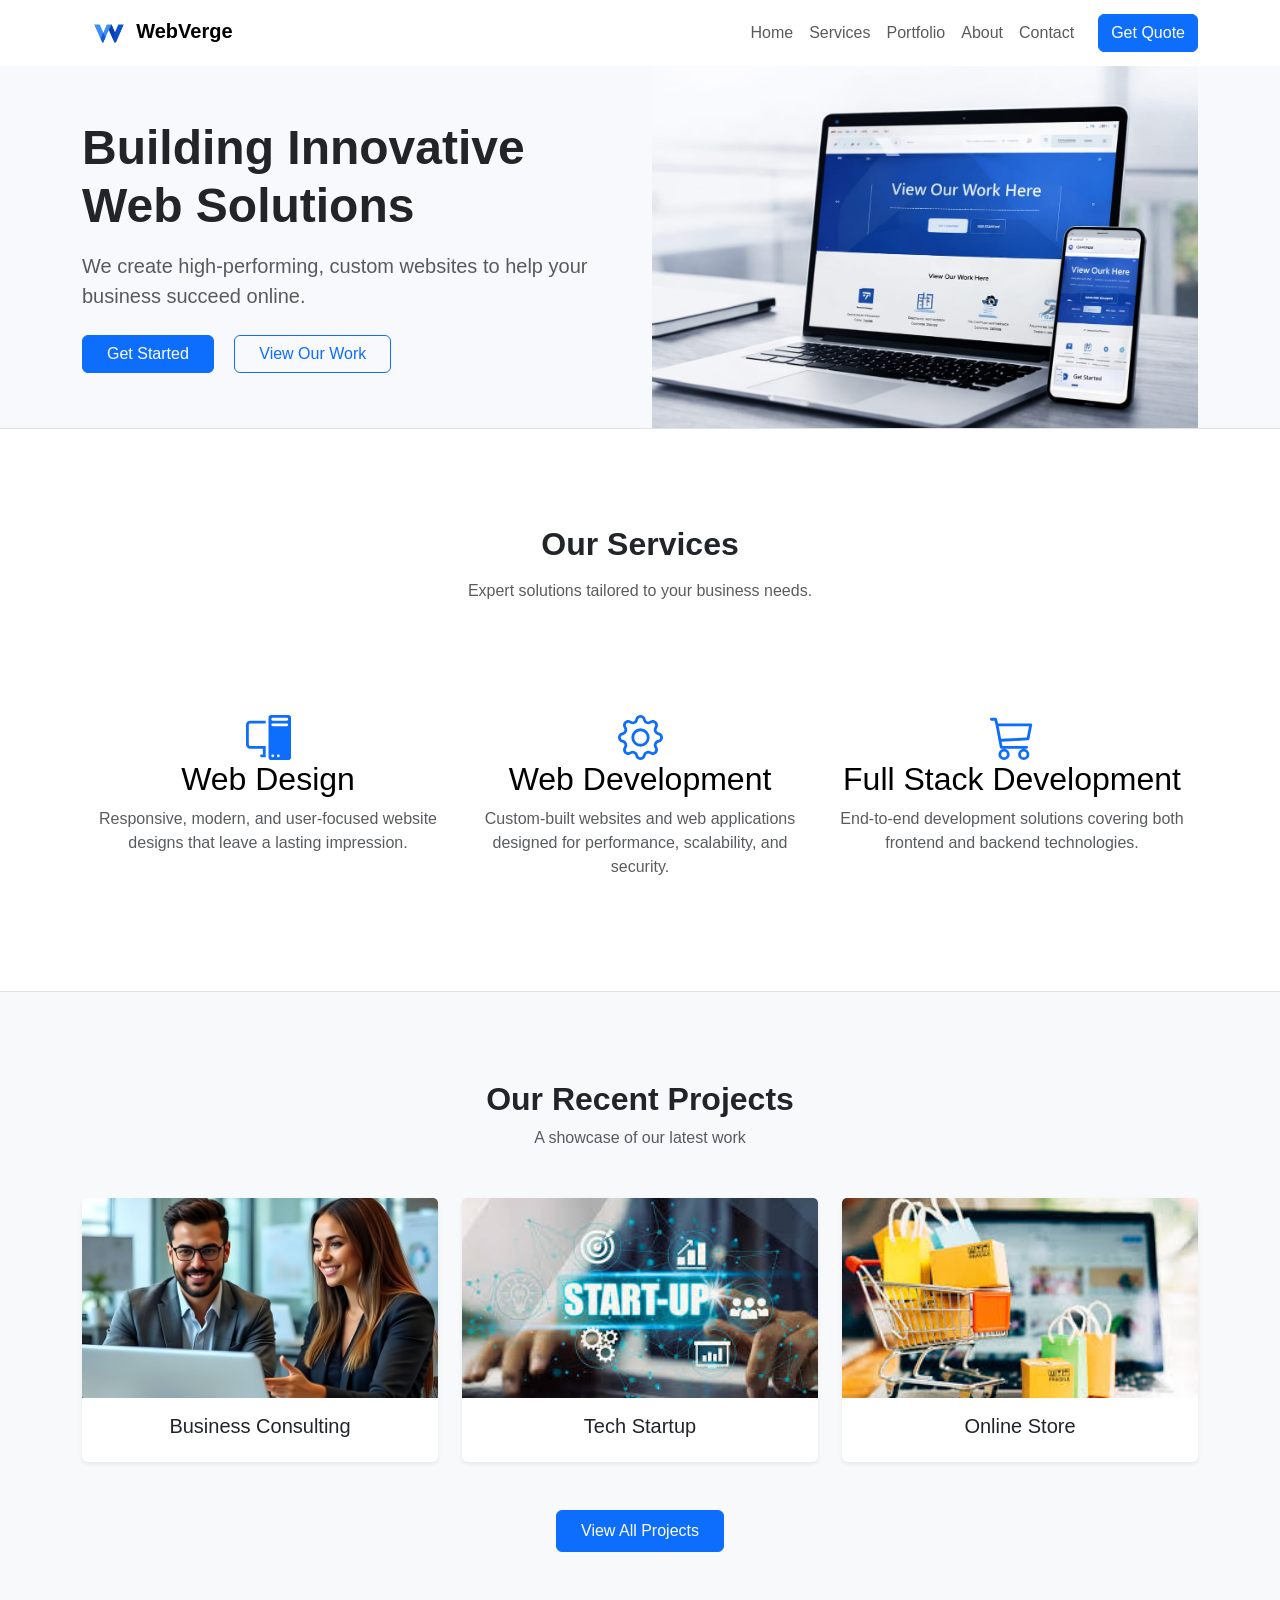
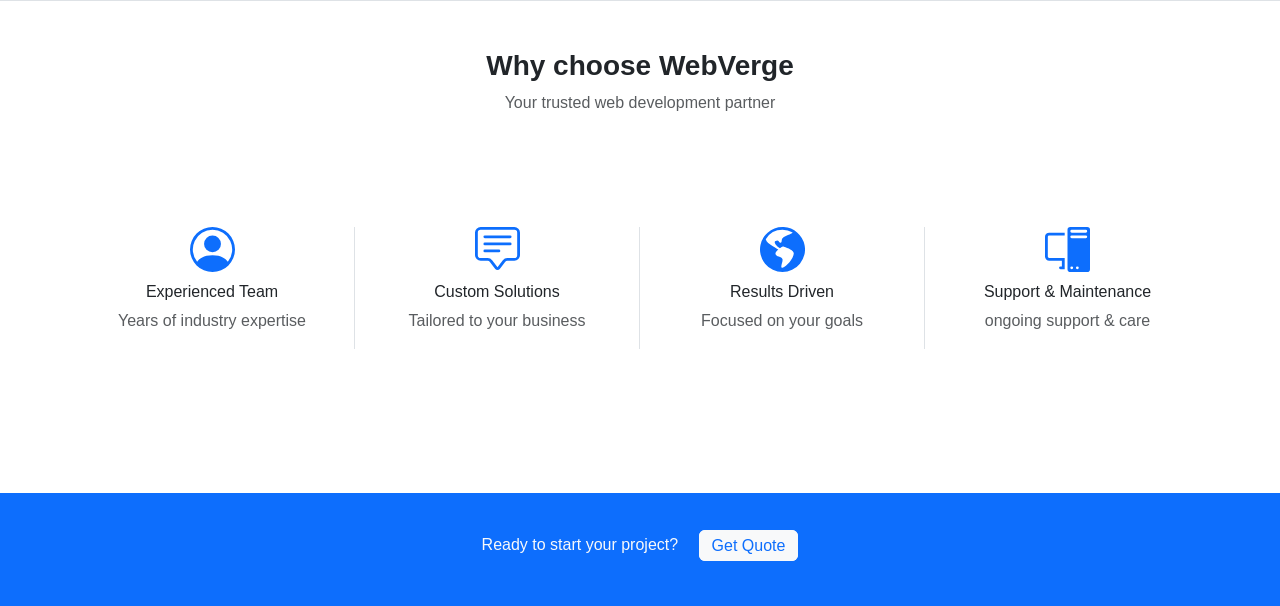
<file: index.html>
<!doctype html>
<html lang="en">

<head>
  <meta charset="UTF-8" />
  <meta name="viewport" content="width=device-width, initial-scale=1.0" />
  <title>WebVerge</title>
  <link href="https://cdn.jsdelivr.net/npm/bootstrap@5.3.8/dist/css/bootstrap.min.css" rel="stylesheet"
    integrity="sha384-sRIl4kxILFvY47J16cr9ZwB07vP4J8+LH7qKQnuqkuIAvNWLzeN8tE5YBujZqJLB" crossorigin="anonymous" />
  <link rel="stylesheet" href="style.css" />
  <link rel="shortcut icon" href="./images/logo.png" type="image/x-icon" />
</head>

<body>
  <section id="navb" class="nav-container">
    <nav class="navbar navbar-expand-lg navbar-light bg-white">
      <div class="container">
        <!-- Logo -->
        <a class="navbar-brand fw-bold" href="#">
          <img src="./images/logo.png" alt="" height="40">WebVerge
        </a>
        <!-- Hamburger Button -->
        <button class="navbar-toggler" type="button" data-bs-toggle="collapse" data-bs-target="#navbarMenu">
          <span class="navbar-toggler-icon"></span>
        </button>
        <!-- Menu -->
        <div class="collapse navbar-collapse" id="navbarMenu">
          <ul class="navbar-nav ms-auto align-items-lg-center">
            <li class="nav-item">
              <a class="nav-link" href="index.html">Home</a>
            </li>
            <li class="nav-item">
              <a class="nav-link" href="services.html">Services</a>
            </li>
            <li class="nav-item">
              <a class="nav-link" href="portfolio.html">Portfolio</a>
            </li>
            <li class="nav-item">
              <a class="nav-link" href="about.html">About</a>
            </li>
            <li class="nav-item">
              <a class="nav-link" href="contact.html">Contact</a>
            </li>
            <li class=" ms-lg-3">
              <a class="btn btn-primary " href="quote.html">Get Quote</a>
            </li>
          </ul>
        </div>
      </div>
    </nav>
  </section>


  <section id="home" class="hero border-bottom pt-4">
    <div class="container spec">
      <div class="row align-items-center">
        <!-- Left Content -->
        <div class="col-lg-6">
          <h1 class="fw-bold">Building Innovative Web Solutions</h1>
          <p class="text-muted lead mt-3">
            We create high-performing, custom websites to help your business succeed online.
          </p>
          <div class="mt-4">
            <a href="quote.html" class="btn btn-primary me-3 px-4">Get Started</a>
            <a href="portfolio.html" class="btn btn-outline-primary px-4">View Our Work</a>
          </div>
        </div>
        <!-- Right Image -->
        <div class="col-lg-6">
          <img src="./images/main.png" class="img-fluid hero-img">
        </div>
      </div>
    </div>
  </section>


  <section id="services" class="border-bottom py-5">
    <div class="container px-4 pt-5" id="featured-3">
      <h2 class="pb-2 text-center fw-bold">Our Services</h2>
      <p class="text-center text-muted">
        Expert solutions tailored to your business needs.
      </p>
      <div class="row g-4 py-5 row-cols-1 row-cols-lg-3 text-center">
        <div class="feature col pt-5 ">
          <div>
            <svg xmlns="http://www.w3.org/2000/svg" height="45" fill="currentColor" class="bi bi-pc-display text-primary"
              viewBox="0 0 16 16">
              <path
                d="M8 1a1 1 0 0 1 1-1h6a1 1 0 0 1 1 1v14a1 1 0 0 1-1 1H9a1 1 0 0 1-1-1zm1 13.5a.5.5 0 1 0 1 0 .5.5 0 0 0-1 0m2 0a.5.5 0 1 0 1 0 .5.5 0 0 0-1 0M9.5 1a.5.5 0 0 0 0 1h5a.5.5 0 0 0 0-1zM9 3.5a.5.5 0 0 0 .5.5h5a.5.5 0 0 0 0-1h-5a.5.5 0 0 0-.5.5M1.5 2A1.5 1.5 0 0 0 0 3.5v7A1.5 1.5 0 0 0 1.5 12H6v2h-.5a.5.5 0 0 0 0 1H7v-4H1.5a.5.5 0 0 1-.5-.5v-7a.5.5 0 0 1 .5-.5H7V2z" />
            </svg>
          </div>
          <h3 class="fs-2 text-body-emphasis">Web Design</h3>
          <p class="text-muted">
            Responsive, modern, and user-focused website designs that leave a lasting impression.
          </p>
        </div>
        <div class="feature col pt-5">
          <div>
            <svg xmlns="http://www.w3.org/2000/svg" height="45" fill="currentColor" class="bi bi-gear text-primary"
              viewBox="0 0 16 16">
              <path
                d="M8 4.754a3.246 3.246 0 1 0 0 6.492 3.246 3.246 0 0 0 0-6.492M5.754 8a2.246 2.246 0 1 1 4.492 0 2.246 2.246 0 0 1-4.492 0" />
              <path
                d="M9.796 1.343c-.527-1.79-3.065-1.79-3.592 0l-.094.319a.873.873 0 0 1-1.255.52l-.292-.16c-1.64-.892-3.433.902-2.54 2.541l.159.292a.873.873 0 0 1-.52 1.255l-.319.094c-1.79.527-1.79 3.065 0 3.592l.319.094a.873.873 0 0 1 .52 1.255l-.16.292c-.892 1.64.901 3.434 2.541 2.54l.292-.159a.873.873 0 0 1 1.255.52l.094.319c.527 1.79 3.065 1.79 3.592 0l.094-.319a.873.873 0 0 1 1.255-.52l.292.16c1.64.893 3.434-.902 2.54-2.541l-.159-.292a.873.873 0 0 1 .52-1.255l.319-.094c1.79-.527 1.79-3.065 0-3.592l-.319-.094a.873.873 0 0 1-.52-1.255l.16-.292c.893-1.64-.902-3.433-2.541-2.54l-.292.159a.873.873 0 0 1-1.255-.52zm-2.633.283c.246-.835 1.428-.835 1.674 0l.094.319a1.873 1.873 0 0 0 2.693 1.115l.291-.16c.764-.415 1.6.42 1.184 1.185l-.159.292a1.873 1.873 0 0 0 1.116 2.692l.318.094c.835.246.835 1.428 0 1.674l-.319.094a1.873 1.873 0 0 0-1.115 2.693l.16.291c.415.764-.42 1.6-1.185 1.184l-.291-.159a1.873 1.873 0 0 0-2.693 1.116l-.094.318c-.246.835-1.428.835-1.674 0l-.094-.319a1.873 1.873 0 0 0-2.692-1.115l-.292.16c-.764.415-1.6-.42-1.184-1.185l.159-.291A1.873 1.873 0 0 0 1.945 8.93l-.319-.094c-.835-.246-.835-1.428 0-1.674l.319-.094A1.873 1.873 0 0 0 3.06 4.377l-.16-.292c-.415-.764.42-1.6 1.185-1.184l.292.159a1.873 1.873 0 0 0 2.692-1.115z" />
            </svg>
          </div>
          <h3 class="fs-2 text-body-emphasis">Web Development</h3>
          <p class="text-muted">
            Custom-built websites and web applications designed for performance, scalability, and security.
          </p>
        </div>
        <div class="feature col pt-5">
          <div>
            <svg xmlns="http://www.w3.org/2000/svg" height="45" fill="currentColor" class="bi bi-cart3 text-primary"
              viewBox="0 0 16 16">
              <path
                d="M0 1.5A.5.5 0 0 1 .5 1H2a.5.5 0 0 1 .485.379L2.89 3H14.5a.5.5 0 0 1 .49.598l-1 5a.5.5 0 0 1-.465.401l-9.397.472L4.415 11H13a.5.5 0 0 1 0 1H4a.5.5 0 0 1-.491-.408L2.01 3.607 1.61 2H.5a.5.5 0 0 1-.5-.5M3.102 4l.84 4.479 9.144-.459L13.89 4zM5 12a2 2 0 1 0 0 4 2 2 0 0 0 0-4m7 0a2 2 0 1 0 0 4 2 2 0 0 0 0-4m-7 1a1 1 0 1 1 0 2 1 1 0 0 1 0-2m7 0a1 1 0 1 1 0 2 1 1 0 0 1 0-2" />
            </svg>
          </div>
          <h3 class="fs-2 text-body-emphasis">Full Stack Development</h3>
          <p class="text-muted">
            End-to-end development solutions covering both frontend and backend technologies.
          </p>
        </div>
      </div>
    </div>
  </section>


  <section id="portfolio" class="projects py-5 text-center border-bottom">
    <div class="container">
      <h2 class="fw-bold">Our Recent Projects</h2>
      <p class="text-muted mb-5">A showcase of our latest work</p>
      <div class="row g-4">
        <!-- Card 1 -->
        <div class="col-md-4">
          <div class="card shadow-sm">
            <img src="./images/img5.png" class="card-img-top" alt="">
            <div class="card-body">
              <h5 class="card-title">Business Consulting</h5>
            </div>
          </div>
        </div>
        <!-- Card 2 -->
        <div class="col-md-4">
          <div class="card shadow-sm">
            <img
              src="[data-uri]"
              class="card-img-top" alt="">
            <div class="card-body">
              <h5 class="card-title">Tech Startup</h5>
            </div>
          </div>
        </div>
        <!-- Card 3 -->
        <div class="col-md-4">
          <div class="card shadow-sm">
            <img
              src="[data-uri]"
              class="card-img-top" alt="">
            <div class="card-body">
              <h5 class="card-title">Online Store</h5>
            </div>
          </div>
        </div>
      </div>
      <div class="mt-5">
        <a href="portfolio.html" class="btn btn-primary px-4 py-2">View All Projects</a>
      </div>
    </div>
  </section>

  <!-- About page -->
  <section id="about">
    <div class="container text-center py-5">
      <h3 class="fw-bold">Why choose WebVerge</h3>
      <p class="text-muted">Your trusted web development partner</p>
      <div class="row row-cols-1 row-cols-lg-4 py-5">
        <div class="col border-end my-5 media">
          <div class="cen"><svg xmlns="http://www.w3.org/2000/svg" height="45" fill="currentColor"
              class="bi bi-person-circle text-primary" viewBox="0 0 16 16">
              <path d="M11 6a3 3 0 1 1-6 0 3 3 0 0 1 6 0" />
              <path fill-rule="evenodd"
                d="M0 8a8 8 0 1 1 16 0A8 8 0 0 1 0 8m8-7a7 7 0 0 0-5.468 11.37C3.242 11.226 4.805 10 8 10s4.757 1.225 5.468 2.37A7 7 0 0 0 8 1" />
            </svg></div>
          <h6>Experienced Team</h4>
            <p class="text-muted">Years of industry expertise</p>
        </div>
        <div class="col border-end my-5">
          <div class="cen"><svg xmlns="http://www.w3.org/2000/svg" height="45" fill="currentColor"
              class="bi bi-chat-square-text text-primary" viewBox="0 0 16 16">
              <path
                d="M14 1a1 1 0 0 1 1 1v8a1 1 0 0 1-1 1h-2.5a2 2 0 0 0-1.6.8L8 14.333 6.1 11.8a2 2 0 0 0-1.6-.8H2a1 1 0 0 1-1-1V2a1 1 0 0 1 1-1zM2 0a2 2 0 0 0-2 2v8a2 2 0 0 0 2 2h2.5a1 1 0 0 1 .8.4l1.9 2.533a1 1 0 0 0 1.6 0l1.9-2.533a1 1 0 0 1 .8-.4H14a2 2 0 0 0 2-2V2a2 2 0 0 0-2-2z" />
              <path
                d="M3 3.5a.5.5 0 0 1 .5-.5h9a.5.5 0 0 1 0 1h-9a.5.5 0 0 1-.5-.5M3 6a.5.5 0 0 1 .5-.5h9a.5.5 0 0 1 0 1h-9A.5.5 0 0 1 3 6m0 2.5a.5.5 0 0 1 .5-.5h5a.5.5 0 0 1 0 1h-5a.5.5 0 0 1-.5-.5" />
            </svg></div>
          <h6>Custom Solutions</h6>
          <p class="text-muted">Tailored to your business</p>
        </div>
        <div class="col border-end my-5">
          <div class="cen"><svg xmlns="http://www.w3.org/2000/svg" height="45" fill="currentColor"
              class="bi bi-globe-americas-fill text-primary" viewBox="0 0 16 16">
              <path fill-rule="evenodd"
                d="m8 0 .412.01A7.97 7.97 0 0 1 13.29 2a8.04 8.04 0 0 1 2.548 4.382 8 8 0 1 1-15.674 0 8 8 0 0 1 1.361-3.078A8 8 0 0 1 2.711 2 7.96 7.96 0 0 1 8 0m0 1a7 7 0 0 0-5.958 3.324C2.497 6.192 6.669 7.827 6.5 8c-.5.5-1.034.884-1 1.5.07 1.248 2.259.774 2.5 2 .202 1.032-1.051 3 0 3 1.5-.5 3.798-3.186 4-5 .138-1.242-2-2-3.5-2.5-.828-.276-1.055.648-1.5.5S4.5 5.5 5.5 5s1 0 1.5.5c1 .5.5-1 1-1.5.838-.838 3.16-1.394 3.605-2.001A6.97 6.97 0 0 0 8 1" />
            </svg></div>
          <h6> Results Driven</h6>
          <p class="text-muted">Focused on your goals</p>
        </div>
        <div class="col my-5">
          <div class="cen"><svg xmlns="http://www.w3.org/2000/svg" height="45" fill="currentColor"
              class="bi bi-pc-display text-primary" viewBox="0 0 16 16">
              <path
                d="M8 1a1 1 0 0 1 1-1h6a1 1 0 0 1 1 1v14a1 1 0 0 1-1 1H9a1 1 0 0 1-1-1zm1 13.5a.5.5 0 1 0 1 0 .5.5 0 0 0-1 0m2 0a.5.5 0 1 0 1 0 .5.5 0 0 0-1 0M9.5 1a.5.5 0 0 0 0 1h5a.5.5 0 0 0 0-1zM9 3.5a.5.5 0 0 0 .5.5h5a.5.5 0 0 0 0-1h-5a.5.5 0 0 0-.5.5M1.5 2A1.5 1.5 0 0 0 0 3.5v7A1.5 1.5 0 0 0 1.5 12H6v2h-.5a.5.5 0 0 0 0 1H7v-4H1.5a.5.5 0 0 1-.5-.5v-7a.5.5 0 0 1 .5-.5H7V2z" />
            </svg></div>
          <h6>Support & Maintenance</h6>
          <p class="text-muted">ongoing support & care</p>
        </div>
      </div>
    </div>
  </section>
  
    <!-- Footer section -->
    <section class="bg-primary">
      <div class="container">
        <footer class="d-flex flex-wrap justify-content-center align-items-center pb-5 ">
          <div class="footer">
            <p class="text-light d-inline me-3">Ready to start your project?</p>
            <a class="text-primary btn btn-light d-inline" href="#">Get Quote</a>
          </div>
        </footer>
      </div>
    </section>

  <script src="https://ajax.googleapis.com/ajax/libs/jquery/3.7.1/jquery.min.js"></script>
  <script src="https://cdn.jsdelivr.net/npm/bootstrap@5.3.8/dist/js/bootstrap.bundle.min.js"
    integrity="sha384-FKyoEForCGlyvwx9Hj09JcYn3nv7wiPVlz7YYwJrWVcXK/BmnVDxM+D2scQbITxI"
    crossorigin="anonymous"></script>
  <script src="index.js"></script>

</body>
</html>
</file>
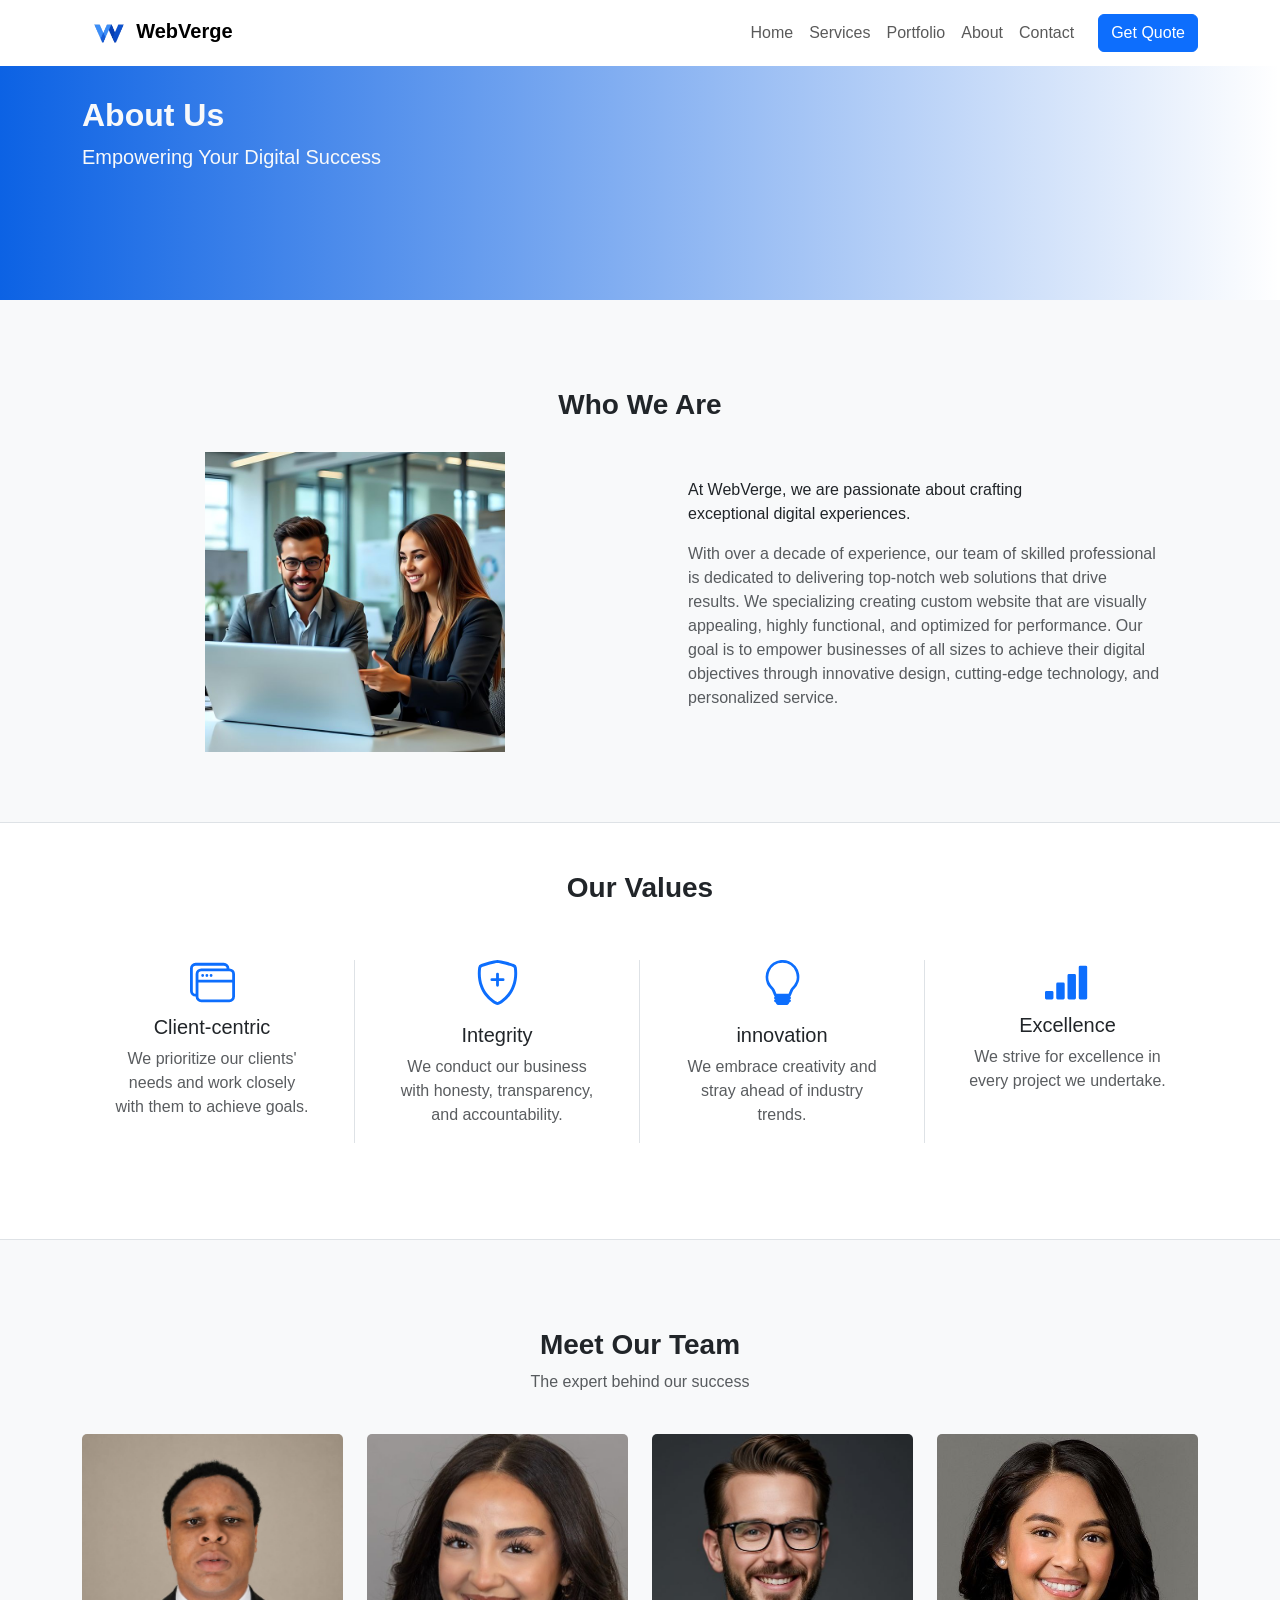
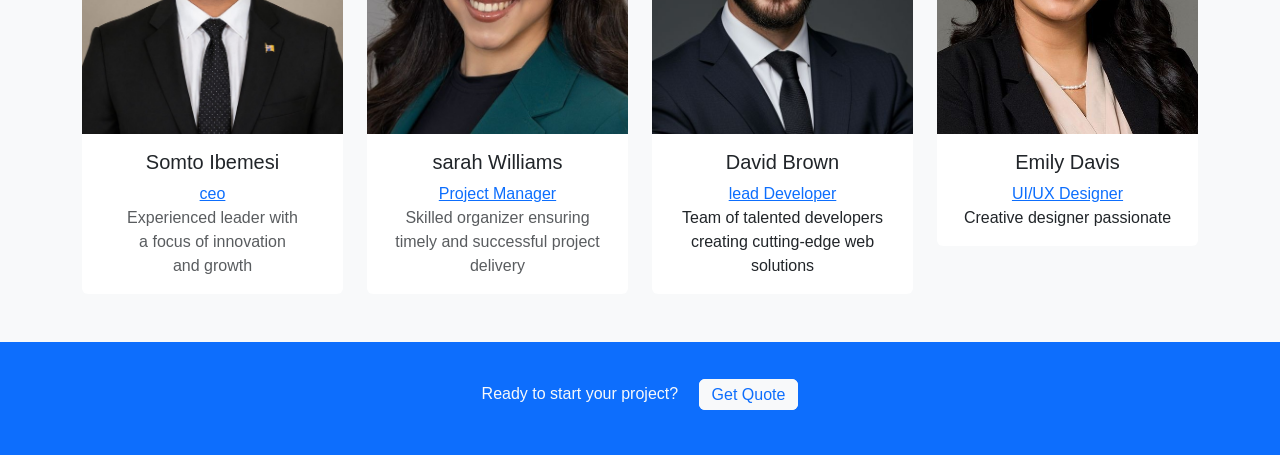
<file: about.html>
<!DOCTYPE html>
<html lang="en">

<head>
  <meta charset="UTF-8">
  <meta name="viewport" content="width=device-width, initial-scale=1.0">
  <title>About WebVerge</title>
  <link href="https://cdn.jsdelivr.net/npm/bootstrap@5.3.8/dist/css/bootstrap.min.css" rel="stylesheet"
    integrity="sha384-sRIl4kxILFvY47J16cr9ZwB07vP4J8+LH7qKQnuqkuIAvNWLzeN8tE5YBujZqJLB" crossorigin="anonymous" />
  <link rel="stylesheet" href="style.css" />
  <link rel="shortcut icon" href="./images/logo.png" type="image/x-icon" />
</head>

<body>
  <section id="navb" class="nav-container">
    <nav class="navbar navbar-expand-lg navbar-light bg-white">
      <div class="container">
        <!-- Logo -->
        <a class="navbar-brand fw-bold" href="#">
          <img src="./images/logo.png" alt="" height="40">WebVerge
        </a>
        <!-- Hamburger Button -->
        <button class="navbar-toggler" type="button" data-bs-toggle="collapse" data-bs-target="#navbarMenu">
          <span class="navbar-toggler-icon"></span>
        </button>
        <!-- Menu -->
        <div class="collapse navbar-collapse" id="navbarMenu">
          <ul class="navbar-nav ms-auto align-items-lg-center">
            <li class="nav-item">
              <a class="nav-link" href="index.html">Home</a>
            </li>
            <li class="nav-item">
              <a class="nav-link" href="services.html">Services</a>
            </li>
            <li class="nav-item">
              <a class="nav-link" href="portfolio.html">Portfolio</a>
            </li>
            <li class="nav-item">
              <a class="nav-link" href="about.html">About</a>
            </li>
            <li class="nav-item">
              <a class="nav-link" href="contact.html">Contact</a>
            </li>
            <li class="ms-lg-3">
              <a class="btn btn-primary" href="quote.html">Get Quote</a>
            </li>
          </ul>
        </div>
      </div>
    </nav>
  </section>

  <section class="grad1 bac">
    <div class="container py-5">
      <div class="row align-items-center py-5">
        <div class="text-light col-lg-6">
          <h2 class="fw-bold">About Us</h2>
          <p class="text-light lead">Empowering Your Digital Success </p>
        </div>
      </div>
    </div>
  </section>

  <section class="py-5 projects border-bottom ">
    <div class="container">
      <h3 class="fw-bold text-center">Who We Are</h3>
      <div class="row align-items-center ">
        <div class="col-lg-6 text-center">
          <img src="./images/img5.png" alt="" class="hero-img" height="300">
        </div>
        <div class="col-lg-6 p-5 ">
          <p>At WebVerge, we are passionate about crafting <br> exceptional digital experiences.</p>
          <p class="text-muted">With over a decade of experience, our team of skilled professional is dedicated to
            delivering top-notch web
            solutions
            that drive results. We specializing creating custom website that are visually appealing, highly functional,
            and optimized for performance. Our goal is to empower businesses of all sizes to achieve their digital
            objectives through innovative design, cutting-edge technology, and personalized service.
          </p>
        </div>
      </div>
    </div>
  </section>

  <section id="about">
    <div class="container text-center py-5">
      <h3 class="fw-bold">Our Values</h3>
      <div class="row row-cols-1 row-cols-lg-4 ">
        <div class="col border-end my-5 media">
          <div class="cen">
            <svg xmlns="http://www.w3.org/2000/svg" height="45" fill="currentColor" class="bi bi-window-stack text-primary"
              viewBox="0 0 16 16">
              <path
                d="M4.5 6a.5.5 0 1 0 0-1 .5.5 0 0 0 0 1M6 6a.5.5 0 1 0 0-1 .5.5 0 0 0 0 1m2-.5a.5.5 0 1 1-1 0 .5.5 0 0 1 1 0" />
              <path
                d="M12 1a2 2 0 0 1 2 2 2 2 0 0 1 2 2v8a2 2 0 0 1-2 2H4a2 2 0 0 1-2-2 2 2 0 0 1-2-2V3a2 2 0 0 1 2-2zM2 12V5a2 2 0 0 1 2-2h9a1 1 0 0 0-1-1H2a1 1 0 0 0-1 1v8a1 1 0 0 0 1 1m1-4v5a1 1 0 0 0 1 1h10a1 1 0 0 0 1-1V8zm12-1V5a1 1 0 0 0-1-1H4a1 1 0 0 0-1 1v2z" />
            </svg>
          </div>
          <h5>Client-centric</h5>
            <p class="text-muted">We prioritize our clients' <br> needs and work closely <br> with them to achieve goals.</p>
        </div>
        <div class="col border-end my-5">
          <div class="cen">
            <svg xmlns="http://www.w3.org/2000/svg" height="45" fill="currentColor" class="mb-2 bi bi-shield-plus text-primary"
              viewBox="0 0 16 16">
              <path
                d="M5.338 1.59a61 61 0 0 0-2.837.856.48.48 0 0 0-.328.39c-.554 4.157.726 7.19 2.253 9.188a10.7 10.7 0 0 0 2.287 2.233c.346.244.652.42.893.533q.18.085.293.118a1 1 0 0 0 .101.025 1 1 0 0 0 .1-.025q.114-.034.294-.118c.24-.113.547-.29.893-.533a10.7 10.7 0 0 0 2.287-2.233c1.527-1.997 2.807-5.031 2.253-9.188a.48.48 0 0 0-.328-.39c-.651-.213-1.75-.56-2.837-.855C9.552 1.29 8.531 1.067 8 1.067c-.53 0-1.552.223-2.662.524zM5.072.56C6.157.265 7.31 0 8 0s1.843.265 2.928.56c1.11.3 2.229.655 2.887.87a1.54 1.54 0 0 1 1.044 1.262c.596 4.477-.787 7.795-2.465 9.99a11.8 11.8 0 0 1-2.517 2.453 7 7 0 0 1-1.048.625c-.28.132-.581.24-.829.24s-.548-.108-.829-.24a7 7 0 0 1-1.048-.625 11.8 11.8 0 0 1-2.517-2.453C1.928 10.487.545 7.169 1.141 2.692A1.54 1.54 0 0 1 2.185 1.43 63 63 0 0 1 5.072.56" />
              <path
                d="M8 4.5a.5.5 0 0 1 .5.5v1.5H10a.5.5 0 0 1 0 1H8.5V9a.5.5 0 0 1-1 0V7.5H6a.5.5 0 0 1 0-1h1.5V5a.5.5 0 0 1 .5-.5" />
            </svg>
          </div>
          <h5>Integrity</h5>
          <p class="text-muted">We conduct our business <br> with honesty, transparency, <br> and accountability.</p>
        </div>
        <div class="col border-end my-5">
          <div class="cen">
            <svg xmlns="http://www.w3.org/2000/svg" height="45" fill="currentColor" class=" mb-2 bi bi-lightbulb text-primary"
              viewBox="0 0 16 16">
              <path
                d="M2 6a6 6 0 1 1 10.174 4.31c-.203.196-.359.4-.453.619l-.762 1.769A.5.5 0 0 1 10.5 13a.5.5 0 0 1 0 1 .5.5 0 0 1 0 1l-.224.447a1 1 0 0 1-.894.553H6.618a1 1 0 0 1-.894-.553L5.5 15a.5.5 0 0 1 0-1 .5.5 0 0 1 0-1 .5.5 0 0 1-.46-.302l-.761-1.77a2 2 0 0 0-.453-.618A5.98 5.98 0 0 1 2 6m6-5a5 5 0 0 0-3.479 8.592c.263.254.514.564.676.941L5.83 12h4.342l.632-1.467c.162-.377.413-.687.676-.941A5 5 0 0 0 8 1" />
            </svg>
          </div>
          <h5>innovation</h5>
          <p class="text-muted">We embrace creativity and <br> stray ahead of industry <br>trends.</p>
        </div>
        <div class="col my-5">
          <div class="cen">
            <svg xmlns="http://www.w3.org/2000/svg" height="45" fill="currentColor" class="mb-2 bi bi-reception-4 text-primary"
              viewBox="0 0 16 16">
              <path
                d="M0 11.5a.5.5 0 0 1 .5-.5h2a.5.5 0 0 1 .5.5v2a.5.5 0 0 1-.5.5h-2a.5.5 0 0 1-.5-.5zm4-3a.5.5 0 0 1 .5-.5h2a.5.5 0 0 1 .5.5v5a.5.5 0 0 1-.5.5h-2a.5.5 0 0 1-.5-.5zm4-3a.5.5 0 0 1 .5-.5h2a.5.5 0 0 1 .5.5v8a.5.5 0 0 1-.5.5h-2a.5.5 0 0 1-.5-.5zm4-3a.5.5 0 0 1 .5-.5h2a.5.5 0 0 1 .5.5v11a.5.5 0 0 1-.5.5h-2a.5.5 0 0 1-.5-.5z" />
            </svg>
            <h5>Excellence</h5>
            <p class="text-muted">We strive for excellence in <br> every project we undertake. </p>
          </div>
        </div>
      </div>
    </div>
    </section>

    <section class="projects border-top py-5 fit">
      <div class="container text-center">
        <h3 class="fw-bold">Meet Our Team</h3>
        <p class="text-muted">The expert behind our success</p>
        <div class="row g-4 mt-3">
          <!-- Card 1 -->
          <div class="col-lg-3">
            <div class="card ">
              <img src="./images/ceo.png" class="card-img-top" alt="the ceo">
              <div class="card-body">
                <h5>Somto Ibemesi</h5>
                <a href="">ceo</a>
                <p class="card-text text-muted">Experienced leader with <br> a focus of innovation <br> and growth</p>
              </div>
            </div>
          </div>
          <!-- Card 2 -->
          <div class="col-lg-3">
            <div class="card">
              <img src="./images/card2.png" class="card-img-top" alt="...">
              <div class="card-body">
                <h5>sarah Williams</h5>
                <a href="">Project Manager</a>
                <p class="card-text text-muted">Skilled organizer ensuring <br> timely and successful project <br> delivery</p>
              </div>
            </div>
          </div>
          <!-- Card 3 -->
          <div class="col-lg-3">
            <div class="card">
              <img src="./images/card3.png" class="card-img-top" alt="...">
              <div class="card-body">
                <h5>David Brown</h5>
                <a href="">lead Developer</a>
                <p class="card-text">Team of talented developers <br> creating cutting-edge web <br> solutions
                </p>
              </div>
            </div>
          </div>
          <div class="col-lg-3">
            <div class="card">
              <img src="./images/card4.png" class="card-img-top" alt="...">
              <div class="card-body">
                <h5>Emily Davis</h5>
                <a href="">UI/UX Designer</a>
                <p class="card-text">Creative designer passionate <br> </p>
              </div>
            </div>
          </div>
        </div>
    </section>
    
    
    
      <!-- Footer section -->
      <section class="bg-primary">
        <div class="container">
          <footer class="d-flex flex-wrap justify-content-center align-items-center pb-5 ">
            <div class="footer">
              <p class="text-light d-inline me-3">Ready to start your project?</p>
              <a class="text-primary btn btn-light d-inline" href="#">Get Quote</a>
            </div>
          </footer>
        </div>
      </section>

    <script src="https://cdn.jsdelivr.net/npm/bootstrap@5.3.8/dist/js/bootstrap.bundle.min.js"
      integrity="sha384-FKyoEForCGlyvwx9Hj09JcYn3nv7wiPVlz7YYwJrWVcXK/BmnVDxM+D2scQbITxI"
      crossorigin="anonymous"></script>
    <script src="https://ajax.googleapis.com/ajax/libs/jquery/3.7.1/jquery.min.js"></script>
    <script src="index.js"></script>
</body>

</html>
</file>
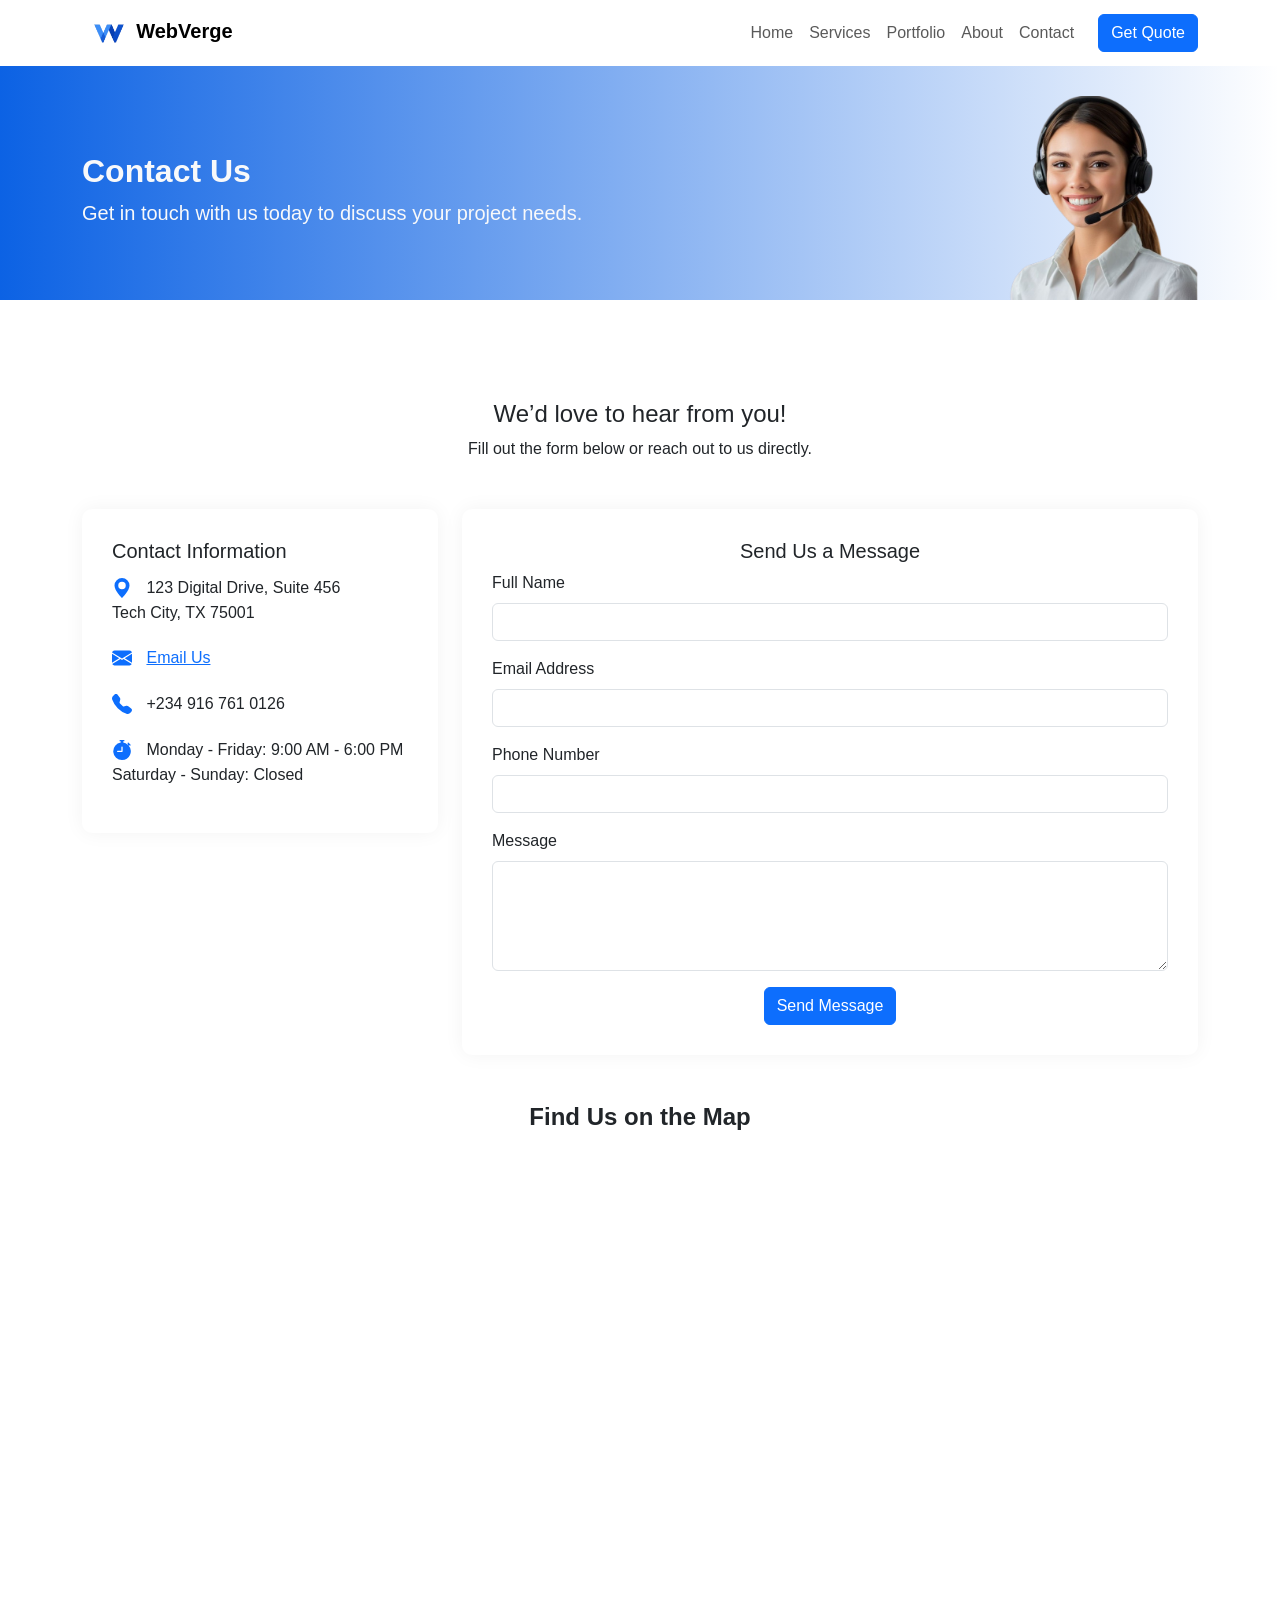
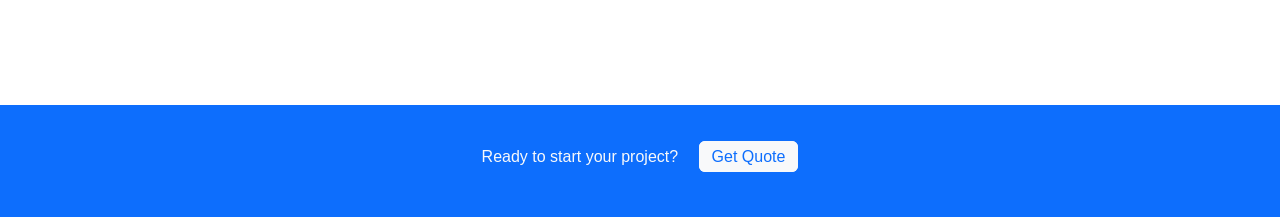
<file: contact.html>
<!DOCTYPE html>
<html lang="en">

<head>
    <meta charset="UTF-8">
    <meta name="viewport" content="width=device-width, initial-scale=1.0">
    <title>WebVerge contact page</title>
    <link href="https://cdn.jsdelivr.net/npm/bootstrap@5.3.8/dist/css/bootstrap.min.css" rel="stylesheet"
        integrity="sha384-sRIl4kxILFvY47J16cr9ZwB07vP4J8+LH7qKQnuqkuIAvNWLzeN8tE5YBujZqJLB" crossorigin="anonymous" />
    <link rel="stylesheet" href="style.css" />
    <link rel="shortcut icon" href="./images/logo.png" type="image/x-icon" />
</head>

<body>

    <section id="navb" class="nav-container">
        <nav class="navbar navbar-expand-lg navbar-light bg-white">
            <div class="container">
                <!-- Logo -->
                <a class="navbar-brand fw-bold" href="#">
                    <img src="./images/logo.png" alt="" height="40">WebVerge
                </a>
                <!-- Hamburger Button -->
                <button class="navbar-toggler" type="button" data-bs-toggle="collapse" data-bs-target="#navbarMenu">
                    <span class="navbar-toggler-icon"></span>
                </button>
                <!-- Menu -->
                <div class="collapse navbar-collapse" id="navbarMenu">
                    <ul class="navbar-nav ms-auto align-items-lg-center">
                        <li class="nav-item">
                            <a class="nav-link" href="index.html">Home</a>
                        </li>
                        <li class="nav-item">
                            <a class="nav-link" href="services.html">Services</a>
                        </li>
                        <li class="nav-item">
                            <a class="nav-link" href="portfolio.html">Portfolio</a>
                        </li>
                        <li class="nav-item">
                            <a class="nav-link" href="about.html">About</a>
                        </li>
                        <li class="nav-item">
                            <a class="nav-link" href="contact.html">Contact</a>
                        </li>
                        <li class=" ms-lg-3">
                            <a class="btn btn-primary " href="quote.html">Get Quote</a>
                        </li>
                    </ul>
                </div>
            </div>
        </nav>
    </section>



    <section class="grad1 bac">
        <div class="container pt-5">
            <div class="row align-items-center pt-5">
                <div class="col text-light col-lg-6 ">
                    <h2 class=" fw-bold">Contact Us</h2>
                    <p class="text-light lead">Get in touch with us today to discuss your project needs. </p>
                </div>
                <div class="col col-lg-6 image"><img src="./images/contact.png" alt="" height="204px"></div>
            </div>
        </div>
    </section>

    <section class="contact-section">
        <div class="container">
            <div class="text-center mb-5">
                <h4>We’d love to hear from you!</h4>
                <p>Fill out the form below or reach out to us directly.</p>
            </div>
            <div class="row">
                <!-- LEFT SIDE -->
                <div class="col-md-4">
                    <div class="contact-card mb-4">
                        <h5>Contact Information</h5>
                        <p><span class="icon"><svg xmlns="http://www.w3.org/2000/svg" height="20" fill="currentColor"
                                    class="bi bi-geo-alt-fill" viewBox="0 0 16 16">
                                    <path
                                        d="M8 16s6-5.686 6-10A6 6 0 0 0 2 6c0 4.314 6 10 6 10m0-7a3 3 0 1 1 0-6 3 3 0 0 1 0 6" />
                                </svg></span> 123 Digital Drive, Suite 456<br>Tech City, TX 75001</p>
                        <p><span class="icon"><svg xmlns="http://www.w3.org/2000/svg" height="20" fill="currentColor"
                                    class="bi bi-envelope-fill" viewBox="0 0 16 16">
                                    <path
                                        d="M.05 3.555A2 2 0 0 1 2 2h12a2 2 0 0 1 1.95 1.555L8 8.414zM0 4.697v7.104l5.803-3.558zM6.761 8.83l-6.57 4.027A2 2 0 0 0 2 14h12a2 2 0 0 0 1.808-1.144l-6.57-4.027L8 9.586zm3.436-.586L16 11.801V4.697z" />
                                </svg></span> <a
                                href="https://mail.google.com/mail/?view=cm&fs=1&to=webverge01@gmail.com">
                                Email Us
                            </a>
                        </p>
                        <p><span class="icon"><svg xmlns="http://www.w3.org/2000/svg" height="20" fill="currentColor"
                                    class="bi bi-telephone-fill" viewBox="0 0 16 16">
                                    <path fill-rule="evenodd"
                                        d="M1.885.511a1.745 1.745 0 0 1 2.61.163L6.29 2.98c.329.423.445.974.315 1.494l-.547 2.19a.68.68 0 0 0 .178.643l2.457 2.457a.68.68 0 0 0 .644.178l2.189-.547a1.75 1.75 0 0 1 1.494.315l2.306 1.794c.829.645.905 1.87.163 2.611l-1.034 1.034c-.74.74-1.846 1.065-2.877.702a18.6 18.6 0 0 1-7.01-4.42 18.6 18.6 0 0 1-4.42-7.009c-.362-1.03-.037-2.137.703-2.877z" />
                                </svg></span> +234 916 761 0126</p>
                        <p><span class="icon"><svg xmlns="http://www.w3.org/2000/svg" height="20" fill="currentColor"
                                    class="bi bi-stopwatch-fill" viewBox="0 0 16 16">
                                    <path
                                        d="M6.5 0a.5.5 0 0 0 0 1H7v1.07A7.001 7.001 0 0 0 8 16a7 7 0 0 0 5.29-11.584l.013-.012.354-.354.353.354a.5.5 0 1 0 .707-.707l-1.414-1.415a.5.5 0 1 0-.707.707l.354.354-.354.354-.012.012A6.97 6.97 0 0 0 9 2.071V1h.5a.5.5 0 0 0 0-1zm2 5.6V9a.5.5 0 0 1-.5.5H4.5a.5.5 0 0 1 0-1h3V5.6a.5.5 0 1 1 1 0" />
                                </svg></span>
                            Monday - Friday: 9:00 AM - 6:00 PM<br>
                            Saturday - Sunday: Closed
                        </p>
                    </div>
                </div><!-- RIGHT SIDE -->
                <div class="col-md-8">
                    <div class="contact-card">
                        <h5 class="text-center">Send Us a Message</h5>
                        <form id="contactForm">
                            <div class="mb-3">
                                <label class="form-label">Full Name</label>
                                <input type="text" class="form-control" id="name">
                            </div>
                            <div class="mb-3">
                                <label class="form-label">Email Address</label>
                                <input type="email" class="form-control" id="email">
                            </div>
                            <div class="mb-3">
                                <label class="form-label">Phone Number</label>
                                <input type="text" class="form-control" id="phone">
                            </div>
                            <div class="mb-3">
                                <label class="form-label">Message</label>
                                <textarea class="form-control" rows="4" id="message"></textarea>
                            </div>
                            <div class="text-center">
                                <button type="submit" class="btn btn-primary buff">
                                    Send Message
                                </button>
                            </div>
                        </form>
                    </div>
                </div>
            </div>
            <div>
                <h4 class="fw-bold text-center p-5">Find Us on the Map</h4>
                <iframe
                    src="https://www.google.com/maps/embed?pb=!1m14!1m12!1m3!1d7933.755224197635!2d6.833469699999994!3d6.147135600000007!2m3!1f0!2f0!3f0!3m2!1i1024!2i768!4f13.1!5e0!3m2!1sen!2sng!4v1776686959523!5m2!1sen!2sng"
                    width="1100" height="450" style="border:0;" allowfullscreen="" loading="lazy"
                    referrerpolicy="no-referrer-when-downgrade" class="spect"></iframe>
            </div>
        </div>
    </section>

    <!-- Footer section -->
    <section class="bg-primary">
        <div class="container">
            <footer class="d-flex flex-wrap justify-content-center align-items-center pb-5 ">
                <div class="footer">
                    <pb class="text-light d-inline me-3">Ready to start your project?</pb>
                    <a class="text-primary btn btn-light d-inline" href="#">Get Quote</a>
                </div>
            </footer>
        </div>
    </section>


    <script src="https://cdn.jsdelivr.net/npm/bootstrap@5.3.8/dist/js/bootstrap.bundle.min.js"
        integrity="sha384-FKyoEForCGlyvwx9Hj09JcYn3nv7wiPVlz7YYwJrWVcXK/BmnVDxM+D2scQbITxI"
        crossorigin="anonymous"></script>
    <script src="https://ajax.googleapis.com/ajax/libs/jquery/3.7.1/jquery.min.js"></script>

    <script>

        document.querySelector("#contactForm")
            .addEventListener("submit", function (e) {
                e.preventDefault();
                // Get values
                let name = document.querySelector("#name").value;
                let email = document.querySelector("#email").value;
                let phone = document.querySelector("#phone").value;
                let message = document.querySelector("#message").value;
                // WhatsApp message
                let whatsappMessage =
                    `New Contact Message
                    Name: ${name}
                    Email: ${email}
                    Phone: ${phone}
                    Message:
                    ${message}`;
                // Your WhatsApp number
                let whatsappNumber = "2349167610126";
                // Open WhatsApp
                window.open(
                    `https://wa.me/${whatsappNumber}?text=${encodeURIComponent(whatsappMessage)}`,
                    "_blank"
                );
                // Reset form
                document.querySelector("#contactForm").reset();
            });
    </script>
</body>
</html>
</file>
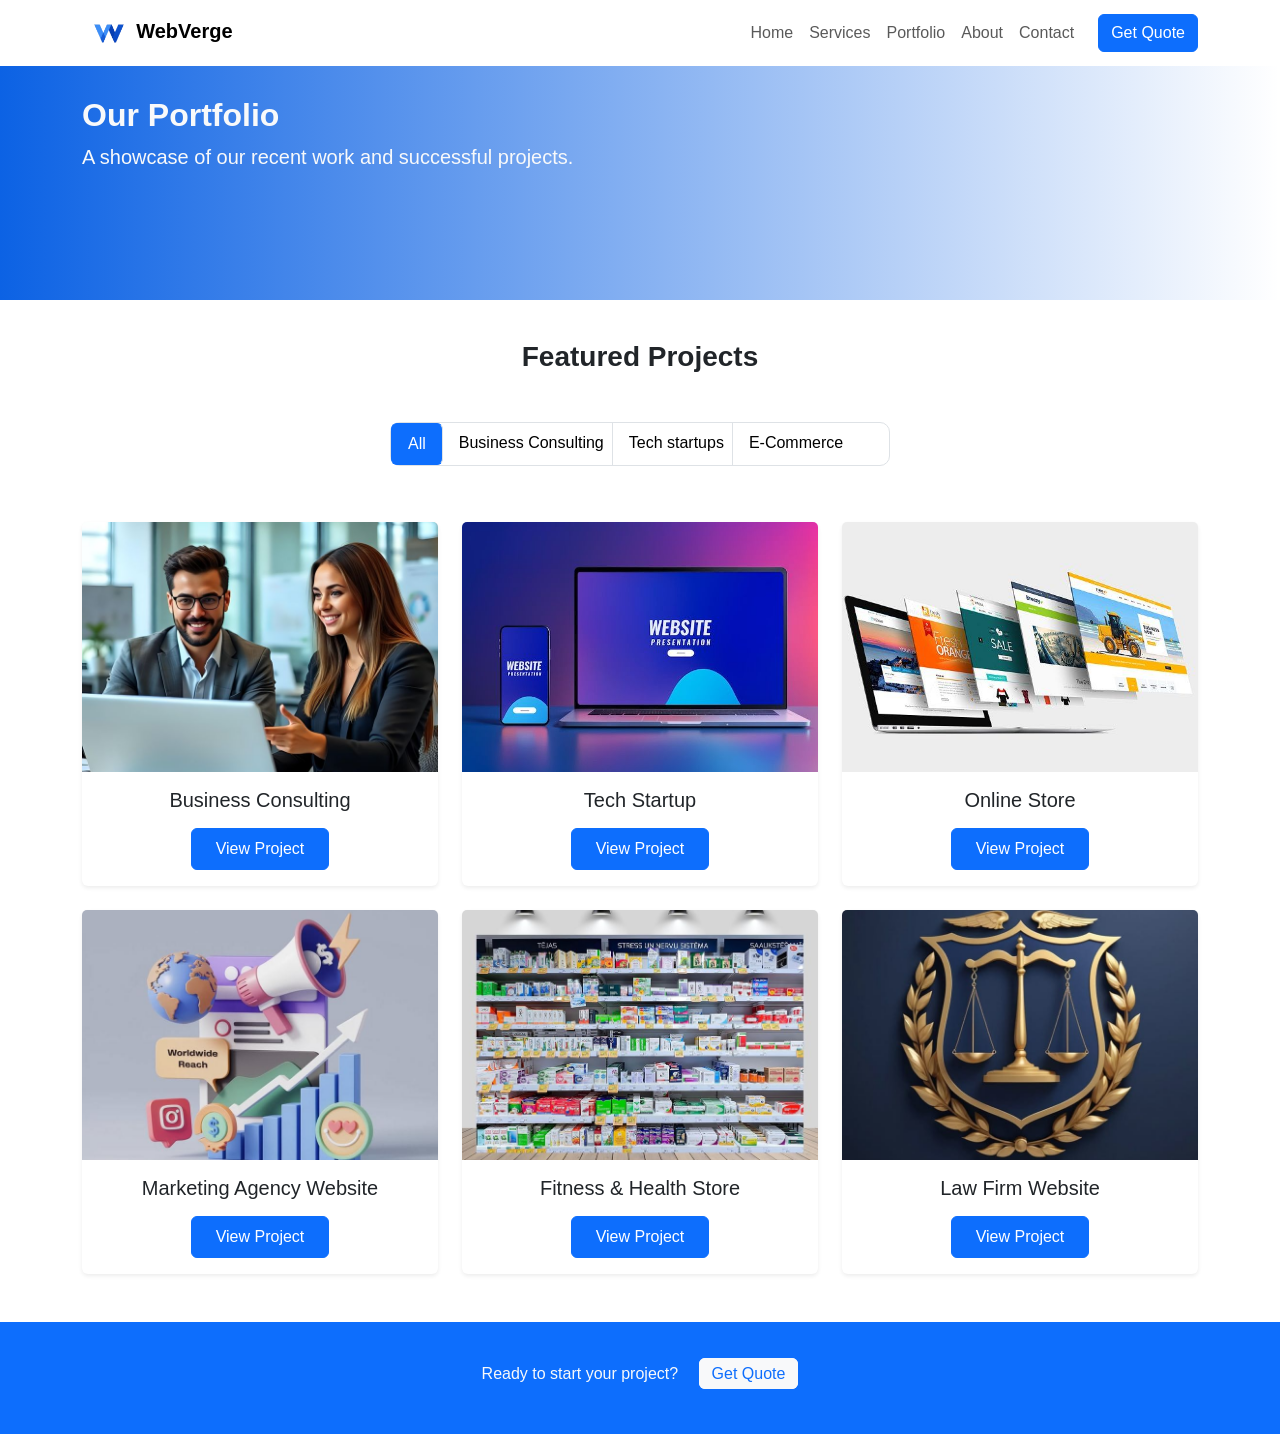
<file: portfolio.html>
<!DOCTYPE html>
<html lang="en">

<head>
    <meta charset="UTF-8">
    <meta name="viewport" content="width=device-width, initial-scale=1.0">
    <title>WebVerge Portfolio Page</title>
    <link href="https://cdn.jsdelivr.net/npm/bootstrap@5.3.8/dist/css/bootstrap.min.css" rel="stylesheet"
        integrity="sha384-sRIl4kxILFvY47J16cr9ZwB07vP4J8+LH7qKQnuqkuIAvNWLzeN8tE5YBujZqJLB" crossorigin="anonymous" />
    <link rel="stylesheet" href="style.css" />
    <link rel="shortcut icon" href="./images/logo.png" type="image/x-icon" />
</head>

<body>
    <section id="navb" class="nav-container">
        <nav class="navbar navbar-expand-lg navbar-light bg-white">
            <div class="container">
                <!-- Logo -->
                <a class="navbar-brand fw-bold" href="#">
                    <img src="./images/logo.png" alt="" height="40">WebVerge
                </a>
                <!-- Hamburger Button -->
                <button class="navbar-toggler" type="button" data-bs-toggle="collapse" data-bs-target="#navbarMenu">
                    <span class="navbar-toggler-icon"></span>
                </button>
                <!-- Menu -->
                <div class="collapse navbar-collapse" id="navbarMenu">
                    <ul class="navbar-nav ms-auto align-items-lg-center">
                        <li class="nav-item">
                            <a class="nav-link" href="index.html">Home</a>
                        </li>
                        <li class="nav-item">
                            <a class="nav-link" href="services.html">Services</a>
                        </li>
                        <li class="nav-item">
                            <a class="nav-link" href="portfolio.html">Portfolio</a>
                        </li>
                        <li class="nav-item">
                            <a class="nav-link" href="about.html">About</a>
                        </li>
                        <li class="nav-item">
                            <a class="nav-link" href="contact.html">Contact</a>
                        </li>
                        <li class=" ms-lg-3">
                            <a class="btn btn-primary" href="quote.html">Get Quote</a>
                        </li>
                    </ul>
                </div>
            </div>
        </nav>
    </section>

    <section class="grad1 bac">
        <div class="container py-5">
            <div class="row align-items-center py-5">
                <div class="text-light col-lg-6">
                    <h2 class="fw-bold">Our Portfolio</h2>
                    <p class="text-light lead">A showcase of our recent work and successful projects. </p>
                </div>
            </div>
        </div>
    </section>

    <section class="mb-5" id="fit">
        <div class="container text-center size-center">
            <h3 class="fw-bold">Featured Projects</h3>
            <div class="d-flex align-items-center justify-content-center mt-5 mb-3">
                <div class="border d-flex ggp" style="width: 500px;">
                    <a href="" class="border-end me-3 py-2 pe-3 ps-3 d-inline btn btn-primary">All</a>
                    <a href="" class="border-end me-3 py-2 pe-2 d-inline size">Business Consulting </a>
                    <a href="" class="border-end me-3 py-2 pe-2 d-inline size">Tech startups</a>
                    <a href="" class="d-inline py-2 size ">E-Commerce</a>
                </div>
            </div>
        </div>
        <div class="container text-center">
            <div class="row g-4">
                <!-- Card 1 -->
                <div class="col-md-4">
                    <div class="card shadow-sm">
                        <img src="./images/img5.png" class="card-img-top" alt="">
                        <div class="card-body">
                            <h5 class="card-title">Business Consulting</h5>
                            <div class="mt-3">
                                <a href="portfolio.html" class="btn btn-primary px-4 py-2">View Project</a>
                            </div>
                        </div>
                    </div>
                </div>
                <!-- Card 2 -->
                <div class="col-md-4">
                    <div class="card shadow-sm">
                        <img src="./images/img.png" class="card-img-top" alt="">
                        <div class="card-body">
                            <h5 class="card-title">Tech Startup</h5>
                            <div class="mt-3">
                                <a href="portfolio.html" class="btn btn-primary px-4 py-2">View Project</a>
                            </div>
                        </div>
                    </div>
                </div>
                <!-- Card 3 -->
                <div class="col-md-4">
                    <div class="card shadow-sm">
                        <img src="./images/img7.png" class="card-img-top" alt="">
                        <div class="card-body">
                            <h5 class="card-title">Online Store</h5>
                            <div class="mt-3">
                                <a href="portfolio.html" class="btn btn-primary px-4 py-2">View Project</a>
                            </div>
                        </div>
                    </div>
                </div>
                <div class="col-md-4">
                    <div class="card shadow-sm">
                        <img src="./images/img3.png" class="card-img-top" alt="">
                        <div class="card-body">
                            <h5 class="card-title">Marketing Agency Website</h5>
                            <div class="mt-3">
                                <a href="portfolio.html" class="btn btn-primary px-4 py-2">View Project</a>
                            </div>
                        </div>
                    </div>
                </div>
                <!-- Card 2 -->
                <div class="col-md-4">
                    <div class="card shadow-sm">
                        <img src="./images/img2.png" class="card-img-top" alt="">
                        <div class="card-body">
                            <h5 class="card-title">Fitness & Health Store</h5>
                            <div class="mt-3">
                                <a href="portfolio.html" class="btn btn-primary px-4 py-2">View Project</a>
                            </div>
                        </div>
                    </div>
                </div>
                <!-- Card 3 -->
                <div class="col-md-4">
                    <div class="card shadow-sm">
                        <img src="./images/img6.png" class="card-img-top" alt="">
                        <div class="card-body">
                            <h5 class="card-title">Law Firm Website</h5>
                            <div class="mt-3">
                                <a href="portfolio.html" class="btn btn-primary px-4 py-2">View Project</a>
                            </div>
                        </div>
                    </div>
                </div>
            </div>
        </div>
    </section>
    
    
    <!-- Footer section -->
    <section class="bg-primary">
        <div class="container">
            <footer class="d-flex flex-wrap justify-content-center align-items-center pb-5 ">
                <div class="footer">
                    <p class="text-light d-inline me-3">Ready to start your project?</p>
                    <a class="text-primary btn btn-light d-inline" href="#">Get Quote</a>
                </div>
            </footer>
        </div>
    </section>

    <script src="https://cdn.jsdelivr.net/npm/bootstrap@5.3.8/dist/js/bootstrap.bundle.min.js"
        integrity="sha384-FKyoEForCGlyvwx9Hj09JcYn3nv7wiPVlz7YYwJrWVcXK/BmnVDxM+D2scQbITxI"
        crossorigin="anonymous"></script>
    <script src="index.js"></script>
    <script src="https://ajax.googleapis.com/ajax/libs/jquery/3.7.1/jquery.min.js"></script>

</body>

</html>
</file>
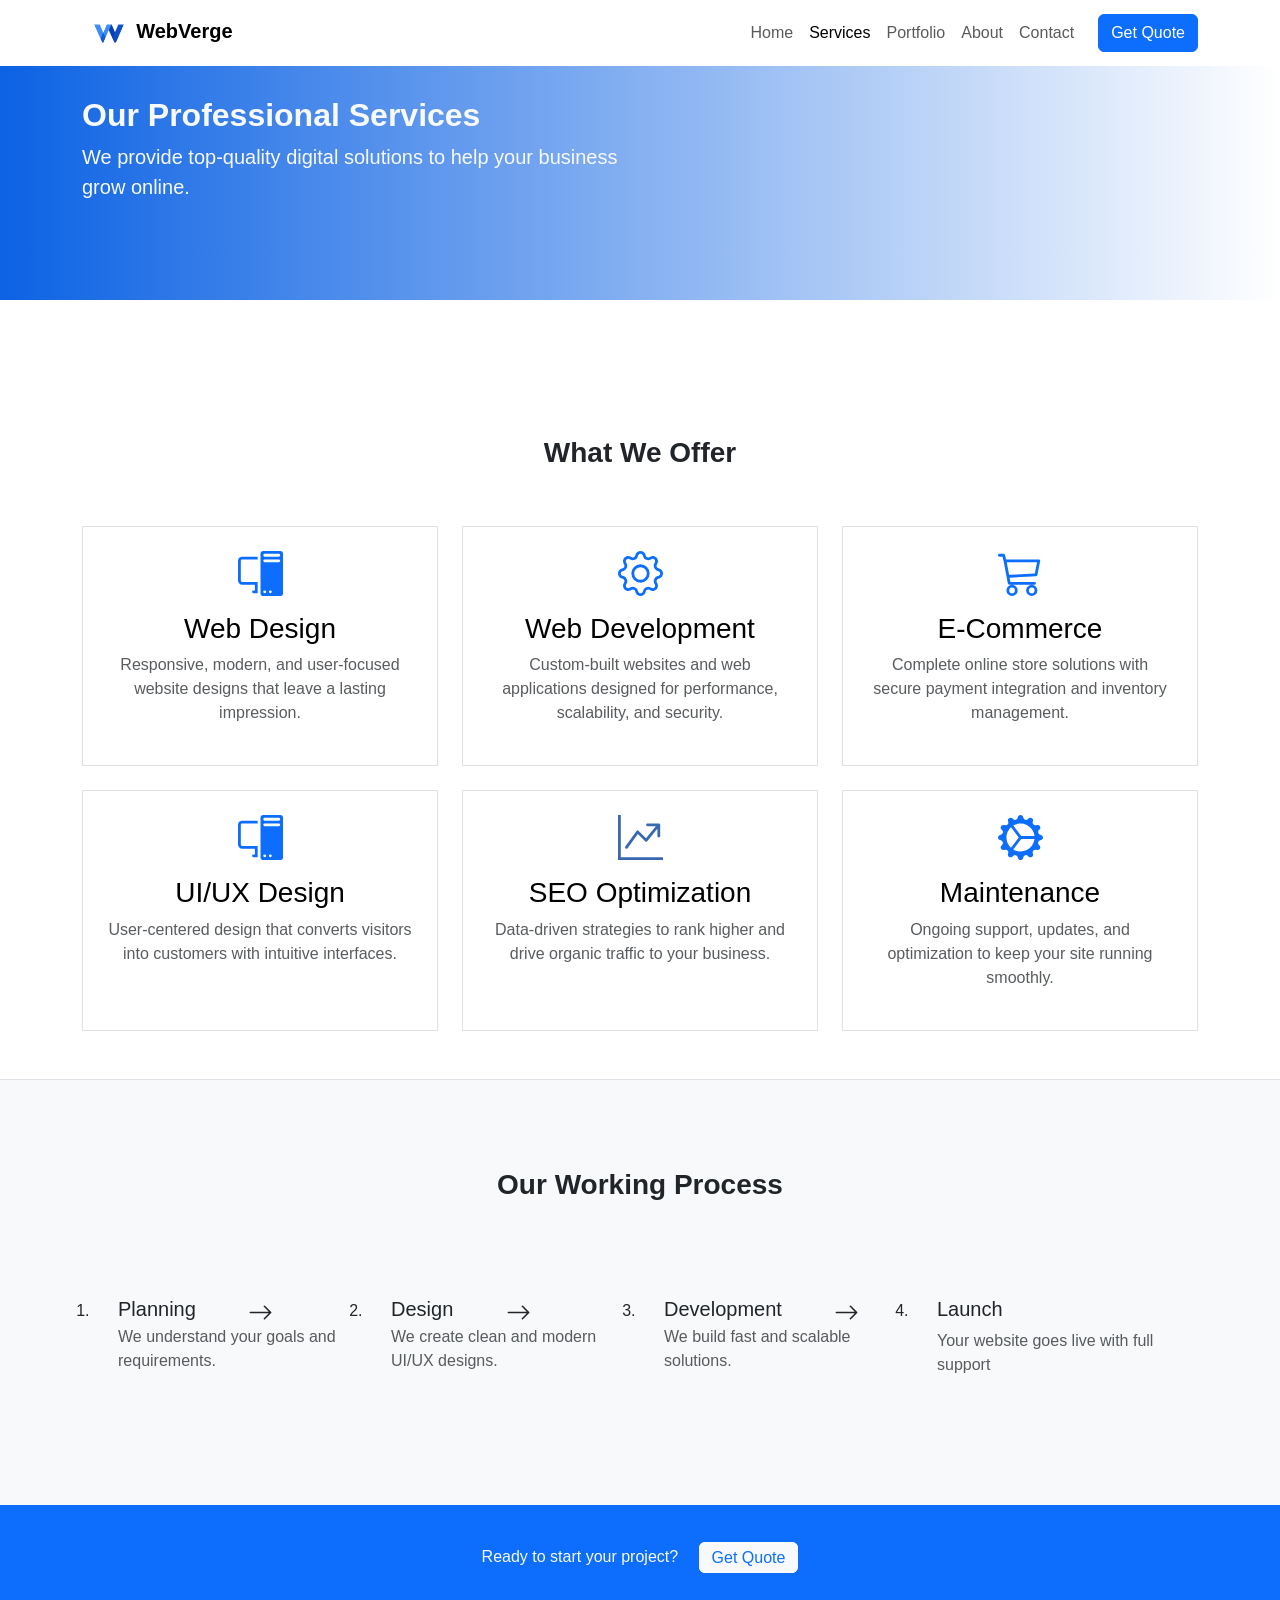
<file: services.html>
<!DOCTYPE html>
<html lang="en">

<head>
    <meta charset="UTF-8">
    <meta name="viewport" content="width=device-width, initial-scale=1.0">
    <title>WebVerge Services Page</title>
    <link href="https://cdn.jsdelivr.net/npm/bootstrap@5.3.8/dist/css/bootstrap.min.css" rel="stylesheet"
        integrity="sha384-sRIl4kxILFvY47J16cr9ZwB07vP4J8+LH7qKQnuqkuIAvNWLzeN8tE5YBujZqJLB" crossorigin="anonymous" />
    <link rel="stylesheet" href="style.css" />
    <link rel="shortcut icon" href="./images/logo.png" type="image/x-icon" />
</head>

<body>
    <section id="navb" class="nav-container">
        <nav class="navbar navbar-expand-lg navbar-light bg-white">
            <div class="container">
                <!-- Logo -->
                <a class="navbar-brand fw-bold" href="#">
                    <img src="./images/logo.png" alt="" height="40">WebVerge
                </a>
                <!-- Hamburger Button -->
                <button class="navbar-toggler" type="button" data-bs-toggle="collapse" data-bs-target="#navbarMenu">
                    <span class="navbar-toggler-icon"></span>
                </button>
                <!-- Menu -->
                <div class="collapse navbar-collapse" id="navbarMenu">
                    <ul class="navbar-nav ms-auto align-items-lg-center">
                        <li class="nav-item">
                            <a class="nav-link" href="index.html">Home</a>
                        </li>
                        <li class="nav-item">
                            <a class="nav-link active" href="services.html">Services</a>
                        </li>
                        <li class="nav-item">
                            <a class="nav-link" href="portfolio.html">Portfolio</a>
                        </li>
                        <li class="nav-item">
                            <a class="nav-link" href="about.html">About</a>
                        </li>
                        <li class="nav-item">
                            <a class="nav-link" href="contact.html">Contact</a>
                        </li>
                        <li class=" ms-lg-3">
                            <a class="btn btn-primary" href="quote.html">Get Quote</a>
                        </li>
                    </ul>
                </div>
            </div>
        </nav>
    </section>

    <section class="grad1 bac">
        <div class="container py-5">
            <div class="row align-items-center py-5">
                <div class="text-light col-lg-6">
                    <h2 class="fw-bold">Our Professional Services</h2>
                    <p class="text-light lead">We provide top-quality digital solutions to help your business grow
                        online.</p>
                </div>
            </div>
        </div>
    </section>

    <section class="border-bottom py-5">
        <div class="container text-center">
            <h3 class="py-5 fw-bold">What We Offer</h3>
            <div class="row g-4">
                <div class="col-12 col-md-6 col-lg-4">
                    <div class="service-card p-4 border h-100">
                        <div class="text-center">
                            <svg xmlns="http://www.w3.org/2000/svg" height="45" fill="currentColor"
                                class="bi bi-pc-display mb-3  text-primary" viewBox="0 0 16 16">
                                <path
                                    d="M8 1a1 1 0 0 1 1-1h6a1 1 0 0 1 1 1v14a1 1 0 0 1-1 1H9a1 1 0 0 1-1-1zm1 13.5a.5.5 0 1 0 1 0 .5.5 0 0 0-1 0m2 0a.5.5 0 1 0 1 0 .5.5 0 0 0-1 0M9.5 1a.5.5 0 0 0 0 1h5a.5.5 0 0 0 0-1zM9 3.5a.5.5 0 0 0 .5.5h5a.5.5 0 0 0 0-1h-5a.5.5 0 0 0-.5.5M1.5 2A1.5 1.5 0 0 0 0 3.5v7A1.5 1.5 0 0 0 1.5 12H6v2h-.5a.5.5 0 0 0 0 1H7v-4H1.5a.5.5 0 0 1-.5-.5v-7a.5.5 0 0 1 .5-.5H7V2z" />
                            </svg>
                        </div>
                        <h3 class="fs-3 text-body-emphasis">Web Design</h3>
                        <p class="text-muted">
                            Responsive, modern, and user-focused website designs that leave a lasting impression.
                        </p>
                    </div>
                </div>
                <div class="col-12 col-md-6 col-lg-4">
                    <div class="service-card p-4 border h-100">
                        <div class="text-center">
                            <svg xmlns="http://www.w3.org/2000/svg" height="45" fill="currentColor"
                                class="bi bi-gear mb-3  text-primary" viewBox="0 0 16 16">
                                <path
                                    d="M8 4.754a3.246 3.246 0 1 0 0 6.492 3.246 3.246 0 0 0 0-6.492M5.754 8a2.246 2.246 0 1 1 4.492 0 2.246 2.246 0 0 1-4.492 0" />
                                <path
                                    d="M9.796 1.343c-.527-1.79-3.065-1.79-3.592 0l-.094.319a.873.873 0 0 1-1.255.52l-.292-.16c-1.64-.892-3.433.902-2.54 2.541l.159.292a.873.873 0 0 1-.52 1.255l-.319.094c-1.79.527-1.79 3.065 0 3.592l.319.094a.873.873 0 0 1 .52 1.255l-.16.292c-.892 1.64.901 3.434 2.541 2.54l.292-.159a.873.873 0 0 1 1.255.52l.094.319c.527 1.79 3.065 1.79 3.592 0l.094-.319a.873.873 0 0 1 1.255-.52l.292.16c1.64.893 3.434-.902 2.54-2.541l-.159-.292a.873.873 0 0 1 .52-1.255l.319-.094c1.79-.527 1.79-3.065 0-3.592l-.319-.094a.873.873 0 0 1-.52-1.255l.16-.292c.893-1.64-.902-3.433-2.541-2.54l-.292.159a.873.873 0 0 1-1.255-.52zm-2.633.283c.246-.835 1.428-.835 1.674 0l.094.319a1.873 1.873 0 0 0 2.693 1.115l.291-.16c.764-.415 1.6.42 1.184 1.185l-.159.292a1.873 1.873 0 0 0 1.116 2.692l.318.094c.835.246.835 1.428 0 1.674l-.319.094a1.873 1.873 0 0 0-1.115 2.693l.16.291c.415.764-.42 1.6-1.185 1.184l-.291-.159a1.873 1.873 0 0 0-2.693 1.116l-.094.318c-.246.835-1.428.835-1.674 0l-.094-.319a1.873 1.873 0 0 0-2.692-1.115l-.292.16c-.764.415-1.6-.42-1.184-1.185l.159-.291A1.873 1.873 0 0 0 1.945 8.93l-.319-.094c-.835-.246-.835-1.428 0-1.674l.319-.094A1.873 1.873 0 0 0 3.06 4.377l-.16-.292c-.415-.764.42-1.6 1.185-1.184l.292.159a1.873 1.873 0 0 0 2.692-1.115z" />
                            </svg>
                        </div>
                        <h3 class="fs-3 text-body-emphasis">Web Development</h3>
                        <p class="text-muted">
                            Custom-built websites and web applications designed for performance, scalability, and
                            security.
                        </p>
                    </div>
                </div>
                <div class="col-12 col-md-6 col-lg-4">
                    <div class="service-card p-4 border h-100">
                        <div class="text-center">
                            <svg xmlns="http://www.w3.org/2000/svg" height="45" fill="currentColor"
                                class="bi bi-cart3 mb-3  text-primary" viewBox="0 0 16 16">
                                <path
                                    d="M0 1.5A.5.5 0 0 1 .5 1H2a.5.5 0 0 1 .485.379L2.89 3H14.5a.5.5 0 0 1 .49.598l-1 5a.5.5 0 0 1-.465.401l-9.397.472L4.415 11H13a.5.5 0 0 1 0 1H4a.5.5 0 0 1-.491-.408L2.01 3.607 1.61 2H.5a.5.5 0 0 1-.5-.5M3.102 4l.84 4.479 9.144-.459L13.89 4zM5 12a2 2 0 1 0 0 4 2 2 0 0 0 0-4m7 0a2 2 0 1 0 0 4 2 2 0 0 0 0-4m-7 1a1 1 0 1 1 0 2 1 1 0 0 1 0-2m7 0a1 1 0 1 1 0 2 1 1 0 0 1 0-2" />
                            </svg>
                        </div>
                        <h3 class="fs-3 text-body-emphasis">E-Commerce</h3>
                        <p class="text-muted">
                            Complete online store solutions with secure payment integration and inventory management.
                        </p>
                    </div>
                </div>
                <div class="col-12 col-md-6 col-lg-4">
                    <div class="service-card p-4 border h-100">
                        <div class="text-center">
                            <svg xmlns="http://www.w3.org/2000/svg" height="45" fill="currentColor"
                                class="bi bi-pc-display mb-3  text-primary" viewBox="0 0 16 16">
                                <path
                                    d="M8 1a1 1 0 0 1 1-1h6a1 1 0 0 1 1 1v14a1 1 0 0 1-1 1H9a1 1 0 0 1-1-1zm1 13.5a.5.5 0 1 0 1 0 .5.5 0 0 0-1 0m2 0a.5.5 0 1 0 1 0 .5.5 0 0 0-1 0M9.5 1a.5.5 0 0 0 0 1h5a.5.5 0 0 0 0-1zM9 3.5a.5.5 0 0 0 .5.5h5a.5.5 0 0 0 0-1h-5a.5.5 0 0 0-.5.5M1.5 2A1.5 1.5 0 0 0 0 3.5v7A1.5 1.5 0 0 0 1.5 12H6v2h-.5a.5.5 0 0 0 0 1H7v-4H1.5a.5.5 0 0 1-.5-.5v-7a.5.5 0 0 1 .5-.5H7V2z" />
                            </svg>
                        </div>
                        <h3 class="fs-3 text-body-emphasis">UI/UX Design</h3>
                        <p class="text-muted">
                            User-centered design that converts visitors into customers with intuitive interfaces.
                        </p>
                    </div>
                </div>
                <div class="col-12 col-md-6 col-lg-4">
                    <div class="service-card p-4 border h-100">
                        <div class="text-center">
                            <svg xmlns="http://www.w3.org/2000/svg" height="45" fill="currentColor"
                                class="bi bi-graph-up-arrow mb-3 service-icon text-primary" viewBox="0 0 16 16">
                                <path fill-rule="evenodd"
                                    d="M0 0h1v15h15v1H0zm10 3.5a.5.5 0 0 1 .5-.5h4a.5.5 0 0 1 .5.5v4a.5.5 0 0 1-1 0V4.9l-3.613 4.417a.5.5 0 0 1-.74.037L7.06 6.767l-3.656 5.027a.5.5 0 0 1-.808-.588l4-5.5a.5.5 0 0 1 .758-.06l2.609 2.61L13.445 4H10.5a.5.5 0 0 1-.5-.5" />
                            </svg>
                        </div>
                        <h3 class="fs-3 text-body-emphasis">SEO Optimization</h3>
                        <p class="text-muted">
                            Data-driven strategies to rank higher and drive organic traffic to your business.
                        </p>
                    </div>
                </div>
                <div class="col-12 col-md-6 col-lg-4">
                    <div class="service-card p-4 border h-100">
                        <div class="text-center">
                            <svg xmlns="http://www.w3.org/2000/svg" height="45" fill="currentColor"
                                class="bi bi-gear-wide-connected mb-3  text-primary" viewBox="0 0 16 16">
                                <path
                                    d="M7.068.727c.243-.97 1.62-.97 1.864 0l.071.286a.96.96 0 0 0 1.622.434l.205-.211c.695-.719 1.888-.03 1.613.931l-.08.284a.96.96 0 0 0 1.187 1.187l.283-.081c.96-.275 1.65.918.931 1.613l-.211.205a.96.96 0 0 0 .434 1.622l.286.071c.97.243.97 1.62 0 1.864l-.286.071a.96.96 0 0 0-.434 1.622l.211.205c.719.695.03 1.888-.931 1.613l-.284-.08a.96.96 0 0 0-1.187 1.187l.081.283c.275.96-.918 1.65-1.613.931l-.205-.211a.96.96 0 0 0-1.622.434l-.071.286c-.243.97-1.62.97-1.864 0l-.071-.286a.96.96 0 0 0-1.622-.434l-.205.211c-.695.719-1.888.03-1.613-.931l.08-.284a.96.96 0 0 0-1.186-1.187l-.284.081c-.96.275-1.65-.918-.931-1.613l.211-.205a.96.96 0 0 0-.434-1.622l-.286-.071c-.97-.243-.97-1.62 0-1.864l.286-.071a.96.96 0 0 0 .434-1.622l-.211-.205c-.719-.695-.03-1.888.931-1.613l.284.08a.96.96 0 0 0 1.187-1.186l-.081-.284c-.275-.96.918-1.65 1.613-.931l.205.211a.96.96 0 0 0 1.622-.434zM12.973 8.5H8.25l-2.834 3.779A4.998 4.998 0 0 0 12.973 8.5m0-1a4.998 4.998 0 0 0-7.557-3.779l2.834 3.78zM5.048 3.967l-.087.065zm-.431.355A4.98 4.98 0 0 0 3.002 8c0 1.455.622 2.765 1.615 3.678L7.375 8zm.344 7.646.087.065z" />
                            </svg>
                        </div>
                        <h3 class="fs-3 text-body-emphasis">Maintenance</h3>
                        <p class="text-muted">
                            Ongoing support, updates, and optimization to keep your site running smoothly.
                        </p>
                    </div>
                </div>
            </div>
        </div>
    </section>

    <section class="py-5 projects pdf">
        <div class="container">
            <h3 class="fw-bold text-center mb-5 ">Our Working Process</h3>
            <div class="">
                <ol class="row row-cols-1 row-cols-lg-4 p-4 g-4">
                    <li class="p-4 step col">
                        <div>
                            <div>
                                <h5 class="d-inline me-5">Planning</h5>
                                <svg xmlns="http://www.w3.org/2000/svg" height="25" fill="currentColor"
                                    class="bi bi-arrow-right d-none d-lg-inline" viewBox="0 0 16 16">
                                    <path fill-rule="evenodd"
                                        d="M1 8a.5.5 0 0 1 .5-.5h11.793l-3.147-3.146a.5.5 0 0 1 .708-.708l4 4a.5.5 0 0 1 0 .708l-4 4a.5.5 0 0 1-.708-.708L13.293 8.5H1.5A.5.5 0 0 1 1 8" />
                                </svg>
                            </div>
                            <p class="text-muted">We understand your goals and requirements.</p>
                        </div>
                    </li>
                    <li class="p-4 step col">
                        <div>
                            <div>
                                <h5 class="d-inline me-5">Design</h5>
                                <svg xmlns="http://www.w3.org/2000/svg" height="25" fill="currentColor"
                                    class="bi bi-arrow-right d-none d-lg-inline" viewBox="0 0 16 16">
                                    <path fill-rule="evenodd"
                                        d="M1 8a.5.5 0 0 1 .5-.5h11.793l-3.147-3.146a.5.5 0 0 1 .708-.708l4 4a.5.5 0 0 1 0 .708l-4 4a.5.5 0 0 1-.708-.708L13.293 8.5H1.5A.5.5 0 0 1 1 8" />
                                </svg>
                            </div>
                            <p class="text-muted">We create clean and modern UI/UX designs.</p>
                        </div>
                    </li>
                    <li class="p-4 step col">
                        <div>
                            <div>
                                <h5 class="d-inline me-5">Development</h5>
                                <svg xmlns="http://www.w3.org/2000/svg" height="25" fill="currentColor"
                                    class="bi bi-arrow-right d-none d-lg-inline" viewBox="0 0 16 16">
                                    <path fill-rule="evenodd"
                                        d="M1 8a.5.5 0 0 1 .5-.5h11.793l-3.147-3.146a.5.5 0 0 1 .708-.708l4 4a.5.5 0 0 1 0 .708l-4 4a.5.5 0 0 1-.708-.708L13.293 8.5H1.5A.5.5 0 0 1 1 8" />
                                </svg>
                            </div>
                            <p class="text-muted">We build fast and scalable solutions.</p>
                        </div>
                    </li>
                    <li class="p-4 step col">
                        <div>
                            <h5>Launch</h5>
                            <p class="text-muted">Your website goes live with full support</p>
                        </div>
                    </li>
                </ol>
            </div>
        </div>
    </section>

    <!-- Footer section -->
    <section class="bg-primary">
        <div class="container">
            <footer class="d-flex flex-wrap justify-content-center align-items-center pb-5 ">
                <div class="footer">
                    <p class="text-light d-inline me-3">Ready to start your project?</p>
                    <a class="text-primary btn btn-light d-inline" href="#">Get Quote</a>
                </div>
            </footer>
        </div>
    </section>

    <script src="https://cdn.jsdelivr.net/npm/bootstrap@5.3.8/dist/js/bootstrap.bundle.min.js"
        integrity="sha384-FKyoEForCGlyvwx9Hj09JcYn3nv7wiPVlz7YYwJrWVcXK/BmnVDxM+D2scQbITxI"
        crossorigin="anonymous"></script>
    <script src="index.js"></script>
    <script src="https://ajax.googleapis.com/ajax/libs/jquery/3.7.1/jquery.min.js"></script>
</body>

</html>
</file>
<file: style.css>
* {
  margin: 0%;
  padding: 0%;
  box-sizing: border-box;

}

body {
  scroll-behavior: smooth;
  font-family: Arial, Helvetica, sans-serif;

}

nav .nav-item>a:hover {
  border-bottom: solid 2px #0d6efd;
  color: #0d6efd;
}

section>div {
  padding-top: 40px;
}


.nav-container {
  position: fixed;
  z-index: 5;
  min-width: 100%;
  margin-inline: auto;
  background-color: white;
  padding-bottom: 0;
}


.hero {
  background: #f8f9fc;
}

.hero h1 {
  font-size: 48px;
}

.colum div {
  justify-content: center;
  margin-right: 10px;
}

.dis {
  display: flex;
  align-items: center;
}

.feature-icon {
  width: 4rem;
  height: 4rem;
  border-radius: .75rem;
}

.dc {
  display: flex;
  flex-direction: row;
}


.projects {
  background: #f8f9fa;
}

.card img {
  height: 200px;
  object-fit: cover;
}

.card {
  border: none;
}

.lor {
  color: #141313 !important;
  background-color: #e9ecef !important;
}

#about>div>div>div>div {
  margin-bottom: 10px;
}

/* Services page css */
.grad1 {
  height: 300px;
  background-image: linear-gradient(to right, rgb(12, 98, 228), rgba(255, 0, 0, 0));
}

/*  */
.size {
  text-decoration: none;
  color: black;
}

.co {
  color: #d1d9e2;
}


@media (max-width: 960px) {
  .pdf svg {
    display: none;
  }

  #about .border-end {
    border-right: none !important;
  }

  /* Add vertical line */
  .step {
    border-left: 3px solid #0d6efd;
    /* Bootstrap primary color */
    padding-left: 20px;
    position: relative;

    .ggp {
      width: 100%;
    } 
  }

  /* Optional: add a dot (like timeline UI) */
  .step::before {
    content: "";
    position: absolute;
    left: -7px;
    top: 20px;
    width: 12px;
    height: 12px;
    background: #0d6efd;
    border-radius: 50%;
  }

  .bac {
    background-color: #0d6efd;
  }

  nav .nav-item>a:hover {
    color: #0d6efd;
    border-bottom: none;
  }

  nav .nav-item>.btn:hover {
    color: #d1d9e2;
  }

  .spect {
    width: 100%;
    height: auto;
  }

  .buff {
    width: 50%;
  }

  .card-img-top {
  height: 250px;       /* control image height */
  object-fit: cover;   /* crop image nicely */
 object-position: 60% 20%; /* X Y */ /* change which part shows */
}

.fit .card img {
  height: 400px;
  object-fit: cover;
  width: 100%;
  object-position:center;
}
}


.image {
  text-align: right;
  margin-bottom: 0;
}

.ggp {
  border-radius: 10px;
}

.sc {
  text-align: center;
}

/* javascript animation */

.navbar-scrolled {
  background-color: rgba(255, 255, 255, 0.95) !important;
  backdrop-filter: blur(10px);
  box-shadow: 0 2px 20px rgba(0, 0, 0, 0.1);
}

.portfolio-modal-overlay {
  position: fixed;
  top: 0;
  left: 0;
  width: 100%;
  height: 100%;
  background: rgba(0, 0, 0, 0.9);
  display: flex;
  align-items: center;
  justify-content: center;
  z-index: 9999;
  animation: fadeIn 0.3s ease;
}

.portfolio-modal {
  background: white;
  border-radius: 15px;
  padding: 2rem;
  max-width: 500px;
  width: 90%;
  position: relative;
  animation: slideUp 0.4s ease;
}

.modal-close {
  position: absolute;
  top: 1rem;
  right: 1.5rem;
  font-size: 2rem;
  cursor: pointer;
  color: #666;
}

.modal-close:hover {
  color: #000;
}

.portfolio-modal img {
  width: 100%;
  height: 250px;
  object-fit: cover;
  border-radius: 10px;
  margin-bottom: 1rem;
}

[data-animate] {
  opacity: 0;
  transform: translateY(50px);
  transition: all 0.8s ease;
}

[data-animate].animate {
  opacity: 1;
  transform: translateY(0);
}

.portfolio-filter li.active {
  background: #007bff;
  color: white;
}

.portfolio-item {
  transition: all 0.3s ease;
  cursor: pointer;
}

.portfolio-item:hover {
  transform: translateY(-10px);
  box-shadow: 0 20px 40px rgba(0, 0, 0, 0.1);
}


#backToTop {
  position: fixed;
  bottom: 2rem;
  right: 2rem;
  background: #007bff;
  color: white;
  border: none;
  border-radius: 50%;
  width: 50px;
  height: 50px;
  opacity: 0;
  visibility: hidden;
  transition: all 0.3s ease;
  z-index: 1000;
}


/* Standout Behaviors */
.service-card {
  transition: all 0.3s ease;
  cursor: pointer;
  position: relative;
  overflow: hidden;
}

.service-card:hover {
  transform: translateY(-10px) scale(1.02);
  box-shadow: 0 20px 40px rgba(0, 0, 0, 0.15) !important;
  border-color: #0d6efd !important;
}

.service-card::before {
  content: '';
  position: absolute;
  top: 0;
  left: -100%;
  width: 100%;
  height: 4px;
  background: linear-gradient(90deg, #0d6efd, #6610f2, #0d6efd);
  background-size: 200% 100%;
  transition: left 0.5s ease;
}

.service-card:hover::before {
  left: 0;
  animation: shimmer 1.5s infinite;
}

@keyframes shimmer {
  0% {
    background-position: 200% 0;
  }

  100% {
    background-position: -200% 0;
  }
}

.service-icon {
  transition: all 0.3s ease;
  filter: grayscale(50%);
}

.service-card:hover .service-icon {
  filter: grayscale(0);
  transform: scale(1.2) rotate(10deg);
  color: #0d6efd !important;
}

.service-card h3 {
  transition: all 0.3s ease;
}

.service-card:hover h3 {
  color: #0d6efd !important;
}

/* Process Steps */
.step {
  transition: all 0.4s ease;
  position: relative;
  cursor: pointer;
}

.step:hover {
  transform: scale(1.05);
  background: linear-gradient(135deg, #f8f9fa, #e9ecef);
  border-radius: 15px;
  box-shadow: 0 10px 30px rgba(0, 0, 0, 0.1);
}

.step::after {
  content: '';
  position: absolute;
  right: -20px;
  top: 50%;
  transform: translateY(-50%);
  width: 30px;
  height: 30px;
  background: #0d6efd;
  border-radius: 50%;
  opacity: 0;
  transition: all 0.3s ease;
  z-index: 2;
}

.step:hover::after {
  opacity: 1;
  animation: pulse 1.5s infinite;
}

@keyframes pulse {
  0% {
    transform: translateY(-50%) scale(1);
  }

  50% {
    transform: translateY(-50%) scale(1.2);
  }

  100% {
    transform: translateY(-50%) scale(1);
  }
}

.step h5 {
  transition: all 0.3s ease;
}

.step:hover h5 {
  color: #0d6efd;
  text-shadow: 0 2px 4px rgba(13, 110, 253, 0.3);
}

/* Hero pulse animation */
.grad1 {
  animation: heroPulse 3s ease-in-out infinite;
}

@keyframes heroPulse {

  0%,
  100% {
    transform: scale(1);
  }

  50% {
    transform: scale(1.02);
  }
}




@keyframes fadeIn {
  from {
    opacity: 0;
  }

  to {
    opacity: 1;
  }
}

@keyframes slideUp {
  from {
    transform: translateY(50px);
    opacity: 0;
  }

  to {
    transform: translateY(0);
    opacity: 1;
  }
}




.contact-section {
  padding: 60px 0;
}

.contact-card {
  background: #fff;
  border-radius: 10px;
  box-shadow: 0 0 20px rgba(0, 0, 0, 0.05);
  padding: 30px;
}

.icon {
  color: #0d6efd;
  font-size: 20px;
  margin-right: 10px;
}



.bhhh {
  background-color: #d1d9e2;
}

#fit .card img {
  height: 250px;
  object-fit: cover;
  width: 100%;
  object-position:center;
}

.fit .card img {
  height: 300px;
  object-fit: cover;
  width: 100%;
  object-position:center;
}
</file>
